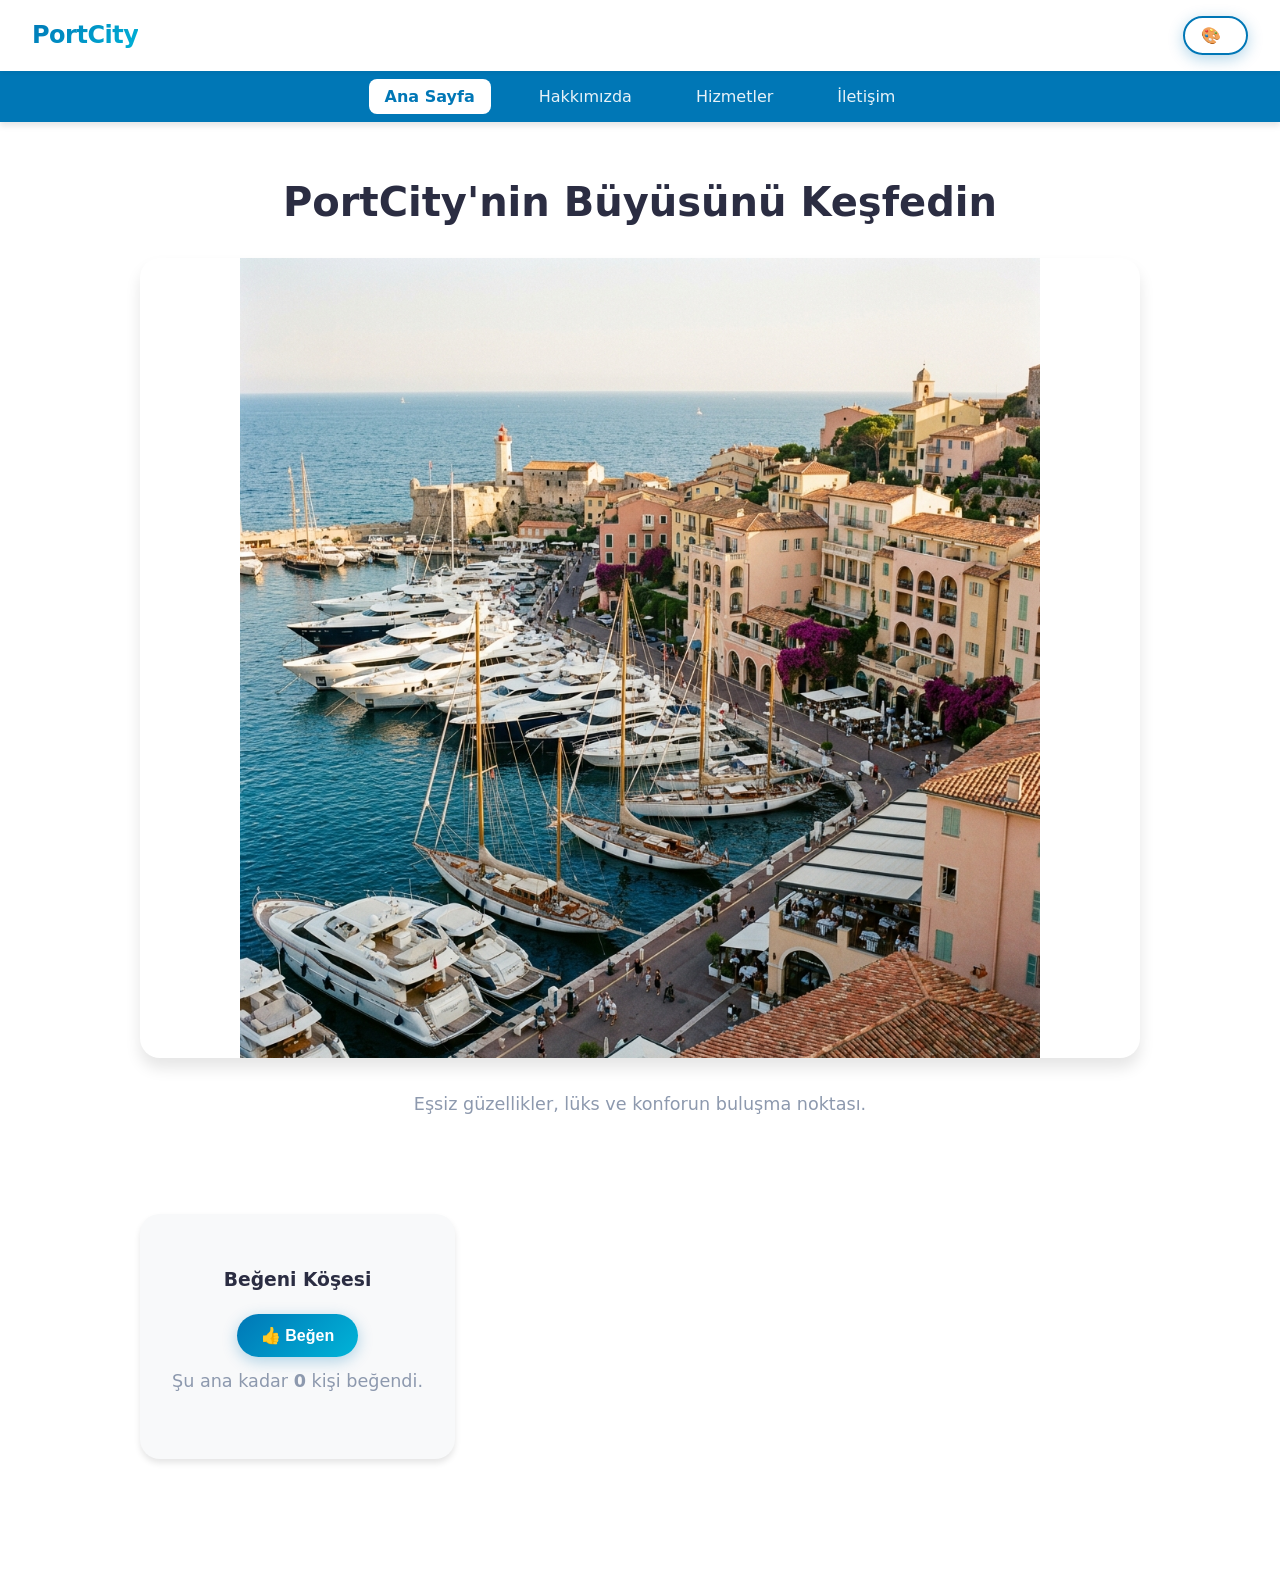
<file: index.html>
<!DOCTYPE html>
<html lang="tr">

<head>
    <meta charset="UTF-8">
    <meta name="viewport" content="width=device-width, initial-scale=1.0">
    <title>PortCity - Ana Sayfa</title>
    <link rel="stylesheet" href="style.css">
</head>

<body>

    <header>
        <h1>PortCity</h1>
        <!-- Theme toggle moved here for Flexbox 'space-between' -->
        <button id="theme-toggle" class="btn" aria-label="Temayı Değiştir">🎨 &nbsp;</button>
    </header>

    <nav>
        <ul>
            <li><a href="index.html">Ana Sayfa</a></li>
            <li><a href="about.html">Hakkımızda</a></li>
            <li><a href="services.html">Hizmetler</a></li>
            <li><a href="contact.html">İletişim</a></li>
        </ul>
    </nav>

    <main>
        <section class="intro">
            <h2>PortCity'nin Büyüsünü Keşfedin</h2>
            <div class="hero-image-container">
                <img src="images/home_hero.png" alt="Port City Manzarası" class="interactive-img">
            </div>
            <p>Eşsiz güzellikler, lüks ve konforun buluşma noktası.</p>
        </section>

        <section class="interaction-zone">
            <h3>Beğeni Köşesi</h3>
            <button id="like-btn" class="btn">👍 Beğen</button>
            <p style="margin-top:10px;">Şu ana kadar <strong id="like-count">0</strong> kişi beğendi.</p>
        </section>
    </main>

    <script src="script.js"></script>
</body>

</html>
</file>
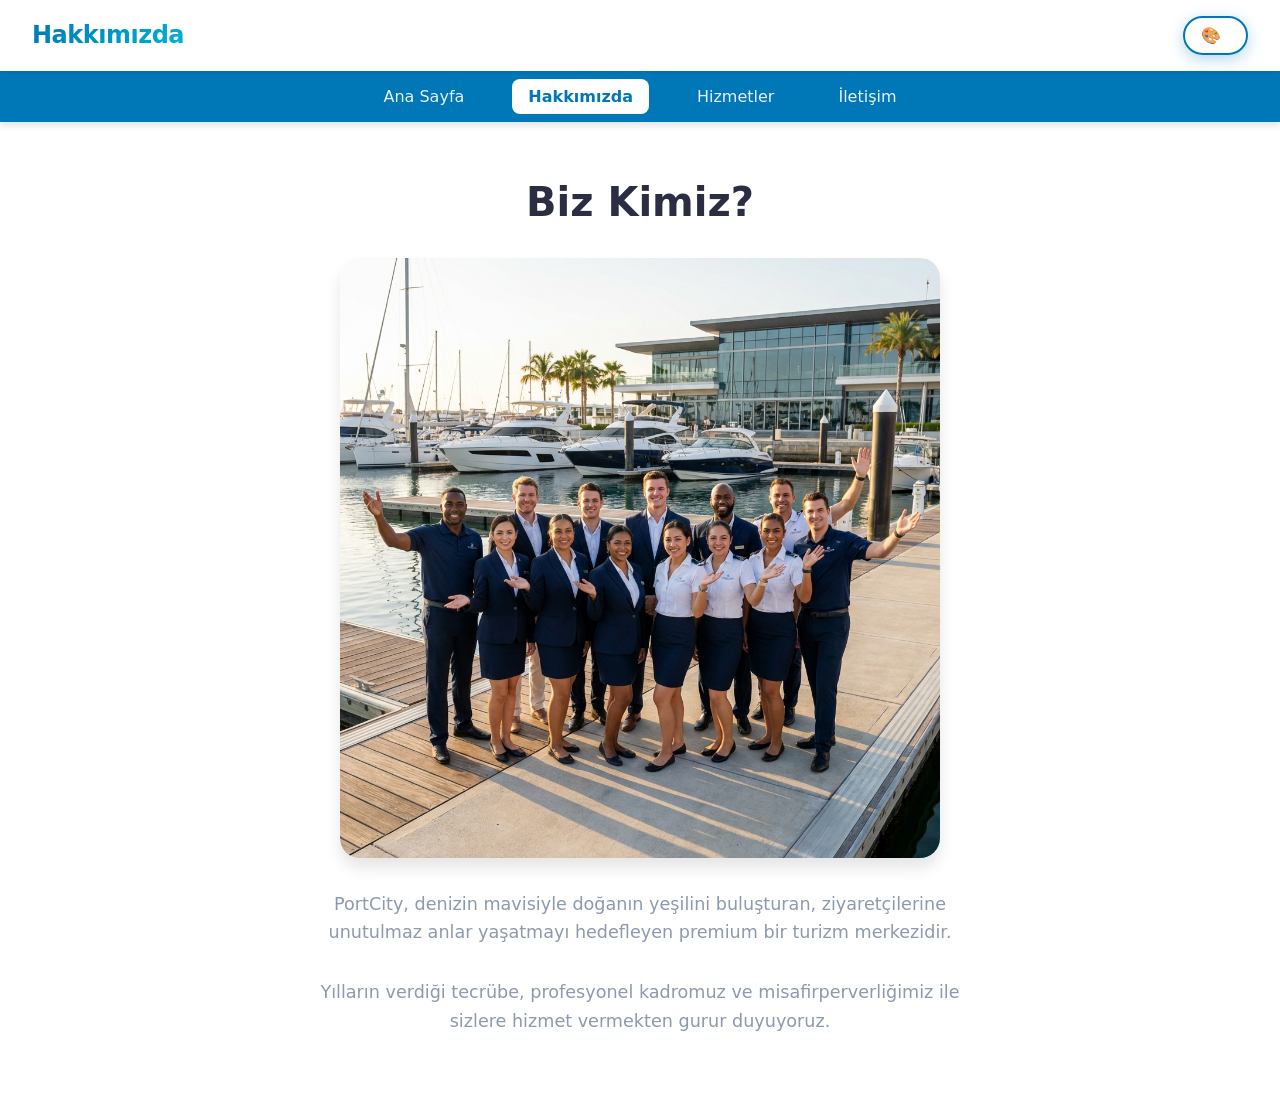
<file: about.html>
<!DOCTYPE html>
<html lang="tr">

<head>
    <meta charset="UTF-8">
    <meta name="viewport" content="width=device-width, initial-scale=1.0">
    <title>PortCity - Hakkımızda</title>
    <link rel="stylesheet" href="style.css">
</head>

<body>

    <header>
        <h1>Hakkımızda</h1>
        <button id="theme-toggle" class="btn" aria-label="Temayı Değiştir">🎨 &nbsp;</button>
    </header>

    <nav>
        <ul>
            <li><a href="index.html">Ana Sayfa</a></li>
            <li><a href="about.html">Hakkımızda</a></li>
            <li><a href="services.html">Hizmetler</a></li>
            <li><a href="contact.html">İletişim</a></li>
        </ul>
    </nav>

    <main>
        <section>
            <h2>Biz Kimiz?</h2>
            <div class="hero-image-container" style="max-width: 600px; margin: 0 auto 2rem auto;">
                <img src="images/about_visual.png" alt="PortCity Team" style="width:100%; display:block;">
            </div>
            <p>PortCity, denizin mavisiyle doğanın yeşilini buluşturan, ziyaretçilerine unutulmaz anlar yaşatmayı
                hedefleyen premium bir turizm merkezidir.</p>
            <p>Yılların verdiği tecrübe, profesyonel kadromuz ve misafirperverliğimiz ile sizlere hizmet vermekten gurur
                duyuyoruz.</p>
        </section>
    </main>

    <script src="script.js"></script>
</body>

</html>
</file>
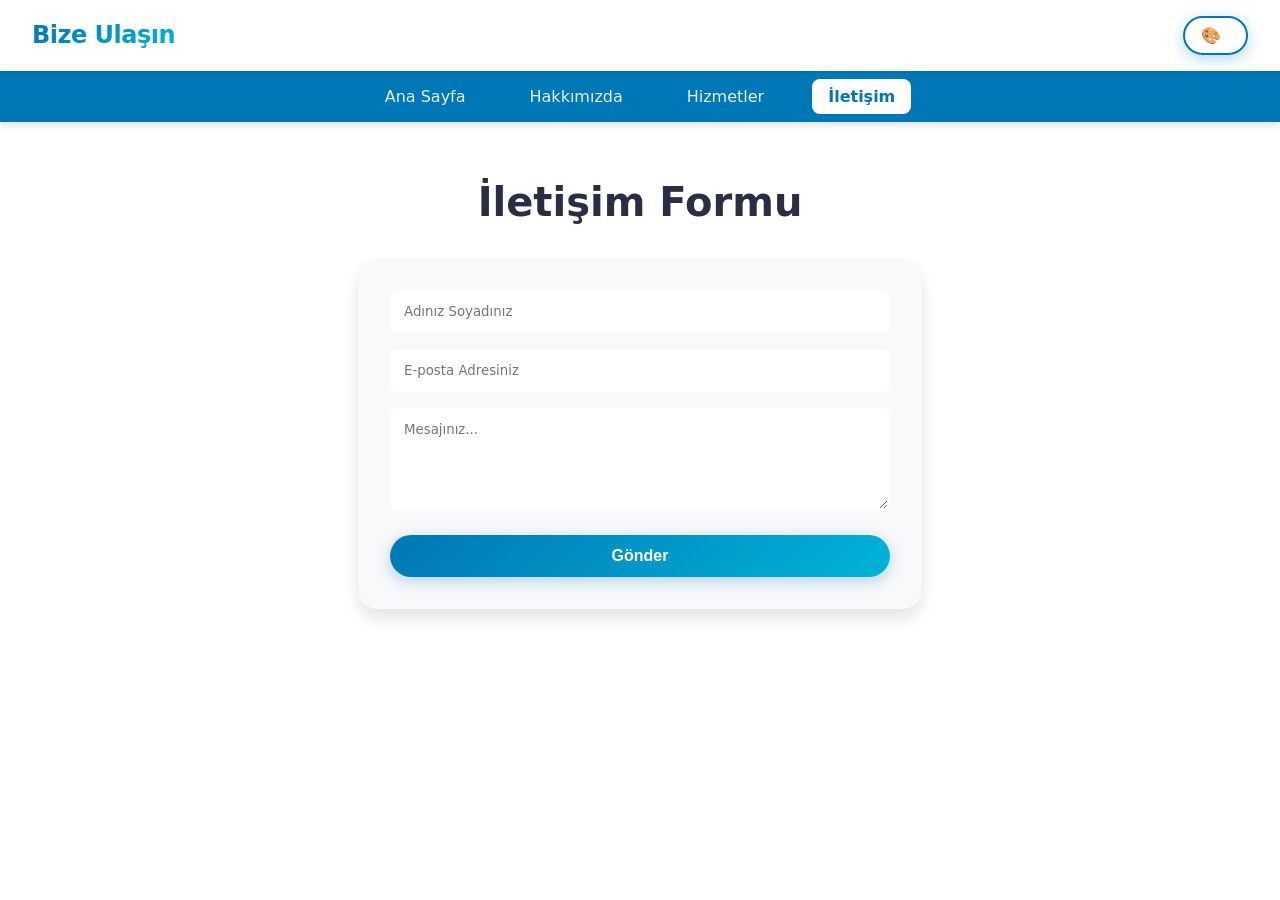
<file: contact.html>
<!DOCTYPE html>
<html lang="tr">

<head>
    <meta charset="UTF-8">
    <meta name="viewport" content="width=device-width, initial-scale=1.0">
    <title>PortCity - İletişim</title>
    <link rel="stylesheet" href="style.css">
</head>

<body>

    <header>
        <h1>Bize Ulaşın</h1>
        <button id="theme-toggle" class="btn" aria-label="Temayı Değiştir">🎨 &nbsp;</button>
    </header>

    <nav>
        <ul>
            <li><a href="index.html">Ana Sayfa</a></li>
            <li><a href="about.html">Hakkımızda</a></li>
            <li><a href="services.html">Hizmetler</a></li>
            <li><a href="contact.html">İletişim</a></li>
        </ul>
    </nav>

    <main>
        <section>
            <h2>İletişim Formu</h2>
            <form id="contact-form">
                <input type="text" id="name" placeholder="Adınız Soyadınız">
                <input type="email" id="email" placeholder="E-posta Adresiniz">
                <textarea id="message" rows="5" placeholder="Mesajınız..."></textarea>
                <button type="submit" class="btn" style="width:100%">Gönder</button>
            </form>
        </section>
    </main>

    <script src="script.js"></script>
</body>

</html>
</file>
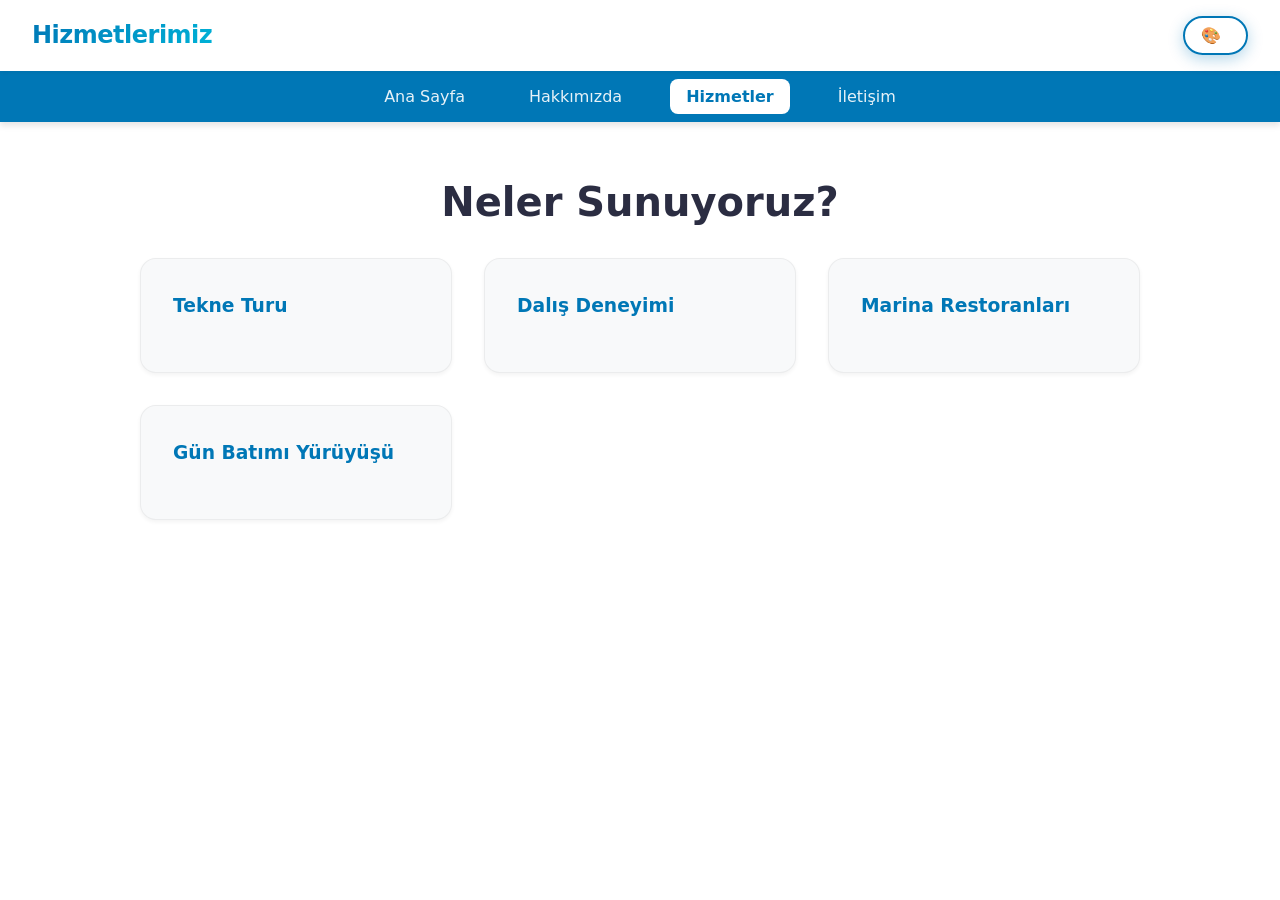
<file: services.html>
<!DOCTYPE html>
<html lang="tr">

<head>
    <meta charset="UTF-8">
    <meta name="viewport" content="width=device-width, initial-scale=1.0">
    <title>PortCity - Hizmetler</title>
    <link rel="stylesheet" href="style.css">
</head>

<body>

    <header>
        <h1>Hizmetlerimiz</h1>
        <button id="theme-toggle" class="btn" aria-label="Temayı Değiştir">🎨 &nbsp;</button>
    </header>

    <nav>
        <ul>
            <li><a href="index.html">Ana Sayfa</a></li>
            <li><a href="about.html">Hakkımızda</a></li>
            <li><a href="services.html">Hizmetler</a></li>
            <li><a href="contact.html">İletişim</a></li>
        </ul>
    </nav>

    <main>
        <section>
            <h2>Neler Sunuyoruz?</h2>
            <ul id="activity-list">
                <!-- Javascript will populate this -->
            </ul>
        </section>
    </main>

    <script src="script.js"></script>
</body>

</html>
</file>
<file: style.css>
/* Global Variables & Reset */
:root {
    --primary-color: #0077b6;
    /* Ocean Blue */
    --secondary-color: #00b4d8;
    /* Sky Blue */
    --accent-color: #fca311;
    /* Golden Hour */
    --bg-color: #ffffff;
    --bg-secondary: #f8f9fa;
    --text-color: #2b2d42;
    --text-light: #8d99ae;
    --nav-bg: rgba(255, 255, 255, 0.95);
    --shadow-sm: 0 2px 4px rgba(0, 0, 0, 0.05);
    --shadow-md: 0 4px 6px rgba(0, 0, 0, 0.1);
    --shadow-lg: 0 10px 15px rgba(0, 0, 0, 0.1);
    --font-main: 'Segoe UI', system-ui, -apple-system, sans-serif;
    --transition: all 0.3s cubic-bezier(0.4, 0, 0.2, 1);
}

body.dark-theme {
    --primary-color: #48cae4;
    --secondary-color: #0096c7;
    --accent-color: #ffd166;
    --bg-color: #121212;
    --bg-secondary: #1e1e1e;
    --text-color: #edf2f4;
    --text-light: #a8dadc;
    --nav-bg: rgba(18, 18, 18, 0.95);
    --shadow-sm: 0 2px 4px rgba(0, 0, 0, 0.3);
    --shadow-md: 0 4px 6px rgba(0, 0, 0, 0.4);
    --shadow-lg: 0 10px 15px rgba(0, 0, 0, 0.5);
}

body {
    font-family: var(--font-main);
    background-color: var(--bg-color);
    color: var(--text-color);
    margin: 0;
    padding: 0;
    line-height: 1.6;
    transition: background-color 0.3s ease, color 0.3s ease;
}

/* Header & Navigation */
header {
    background-color: var(--bg-color);
    padding: 1rem 2rem;
    display: flex;
    justify-content: space-between;
    /* Pushes content to edges */
    align-items: center;
    box-shadow: var(--shadow-sm);
    position: sticky;
    top: 0;
    z-index: 1000;
}

header h1 {
    margin: 0;
    font-size: 1.5rem;
    background: linear-gradient(135deg, var(--primary-color), var(--secondary-color));
    -webkit-background-clip: text;
    -webkit-text-fill-color: transparent;
    font-weight: 800;
    letter-spacing: -0.5px;
}

/* Theme Button Positioning */
#theme-toggle {
    order: 2;
    /* Ensures it's on the right if needed, though justify-content handles it */
    background: transparent;
    border: 2px solid var(--primary-color);
    color: var(--primary-color);
    font-weight: 600;
    padding: 0.5rem 1rem;
    border-radius: 50px;
}

#theme-toggle:hover {
    background: var(--primary-color);
    color: #fff;
    transform: translateY(-2px);
    box-shadow: var(--shadow-md);
}

/* Navigation */
nav {
    background-color: var(--primary-color);
    padding: 0.8rem 0;
    box-shadow: var(--shadow-md);
}

nav ul {
    display: flex;
    justify-content: center;
    list-style: none;
    padding: 0;
    margin: 0;
    gap: 2rem;
}

nav ul li a {
    text-decoration: none;
    color: rgba(255, 255, 255, 0.9);
    font-weight: 500;
    font-size: 1rem;
    padding: 0.5rem 1rem;
    border-radius: 8px;
    transition: var(--transition);
}

nav ul li a:hover {
    background-color: rgba(255, 255, 255, 0.2);
    color: #fff;
}

nav ul li a.active {
    background-color: #fff;
    color: var(--primary-color);
    font-weight: 700;
}

/* Main Layout */
main {
    max-width: 1000px;
    margin: 3rem auto;
    padding: 0 2rem;
    animation: fadeIn 0.6s ease-out;
}

@keyframes fadeIn {
    from {
        opacity: 0;
        transform: translateY(20px);
    }

    to {
        opacity: 1;
        transform: translateY(0);
    }
}

/* Section Styling */
section {
    margin-bottom: 4rem;
    text-align: center;
}

h2 {
    font-size: 2.5rem;
    margin-bottom: 1.5rem;
    color: var(--text-color);
}

p {
    color: var(--text-light);
    max-width: 700px;
    margin: 0 auto 2rem auto;
    font-size: 1.1rem;
}

/* Hero Images */
.hero-image-container {
    overflow: hidden;
    border-radius: 20px;
    box-shadow: var(--shadow-lg);
    margin-bottom: 2rem;
}

.interactive-img {
    width: 100%;
    max-width: 800px;
    height: auto;
    display: block;
    margin: 0 auto;
    transition: transform 0.6s cubic-bezier(0.25, 0.46, 0.45, 0.94);
    cursor: zoom-in;
}

.interactive-img.grow {
    transform: scale(1.1);
    /* Subtle premium zoom instead of massive jump */
    cursor: zoom-out;
}

/* Services List - Cards */
#activity-list {
    display: grid;
    grid-template-columns: repeat(auto-fit, minmax(280px, 1fr));
    gap: 2rem;
    list-style: none;
    padding: 0;
}

.activity-item {
    background-color: var(--bg-secondary);
    padding: 2rem;
    border-radius: 16px;
    border: 1px solid rgba(0, 0, 0, 0.05);
    box-shadow: var(--shadow-sm);
    transition: var(--transition);
    text-align: left;
    position: relative;
    overflow: hidden;
}

.activity-item:hover {
    transform: translateY(-5px);
    box-shadow: var(--shadow-lg);
    border-color: var(--primary-color);
}

.activity-item h3 {
    margin-top: 0;
    color: var(--primary-color);
}

.activity-desc {
    color: var(--text-light);
    font-size: 0.95rem;
    margin-top: 1rem;
    padding-top: 1rem;
    border-top: 1px solid rgba(0, 0, 0, 0.1);
    display: none;
    /* JS controls this */
    animation: slideDown 0.3s ease;
}

@keyframes slideDown {
    from {
        opacity: 0;
        transform: translateY(-10px);
    }

    to {
        opacity: 1;
        transform: translateY(0);
    }
}

/* Interactive Components */
.interaction-zone {
    background: var(--bg-secondary);
    padding: 2rem;
    border-radius: 20px;
    display: inline-block;
    margin-top: 2rem;
    box-shadow: var(--shadow-md);
}

.btn {
    background: linear-gradient(135deg, var(--primary-color), var(--secondary-color));
    color: white;
    border: none;
    padding: 12px 24px;
    font-size: 1rem;
    font-weight: 600;
    border-radius: 50px;
    cursor: pointer;
    transition: var(--transition);
    box-shadow: 0 4px 15px rgba(0, 119, 182, 0.3);
}

.btn:hover {
    transform: translateY(-2px);
    box-shadow: 0 6px 20px rgba(0, 119, 182, 0.4);
}

.btn:active {
    transform: scale(0.98);
}

/* Form */
form {
    background: var(--bg-secondary);
    padding: 2rem;
    border-radius: 20px;
    box-shadow: var(--shadow-lg);
    max-width: 500px;
    margin: 0 auto;
}

input,
textarea {
    width: 100%;
    padding: 12px;
    margin-bottom: 1rem;
    border: 2px solid transparent;
    background-color: var(--bg-color);
    border-radius: 8px;
    color: var(--text-color);
    font-family: inherit;
    transition: var(--transition);
    box-sizing: border-box;
    /* Fix width issues */
}

input:focus,
textarea:focus {
    outline: none;
    border-color: var(--primary-color);
    box-shadow: 0 0 0 4px rgba(0, 119, 182, 0.1);
}
</file>
